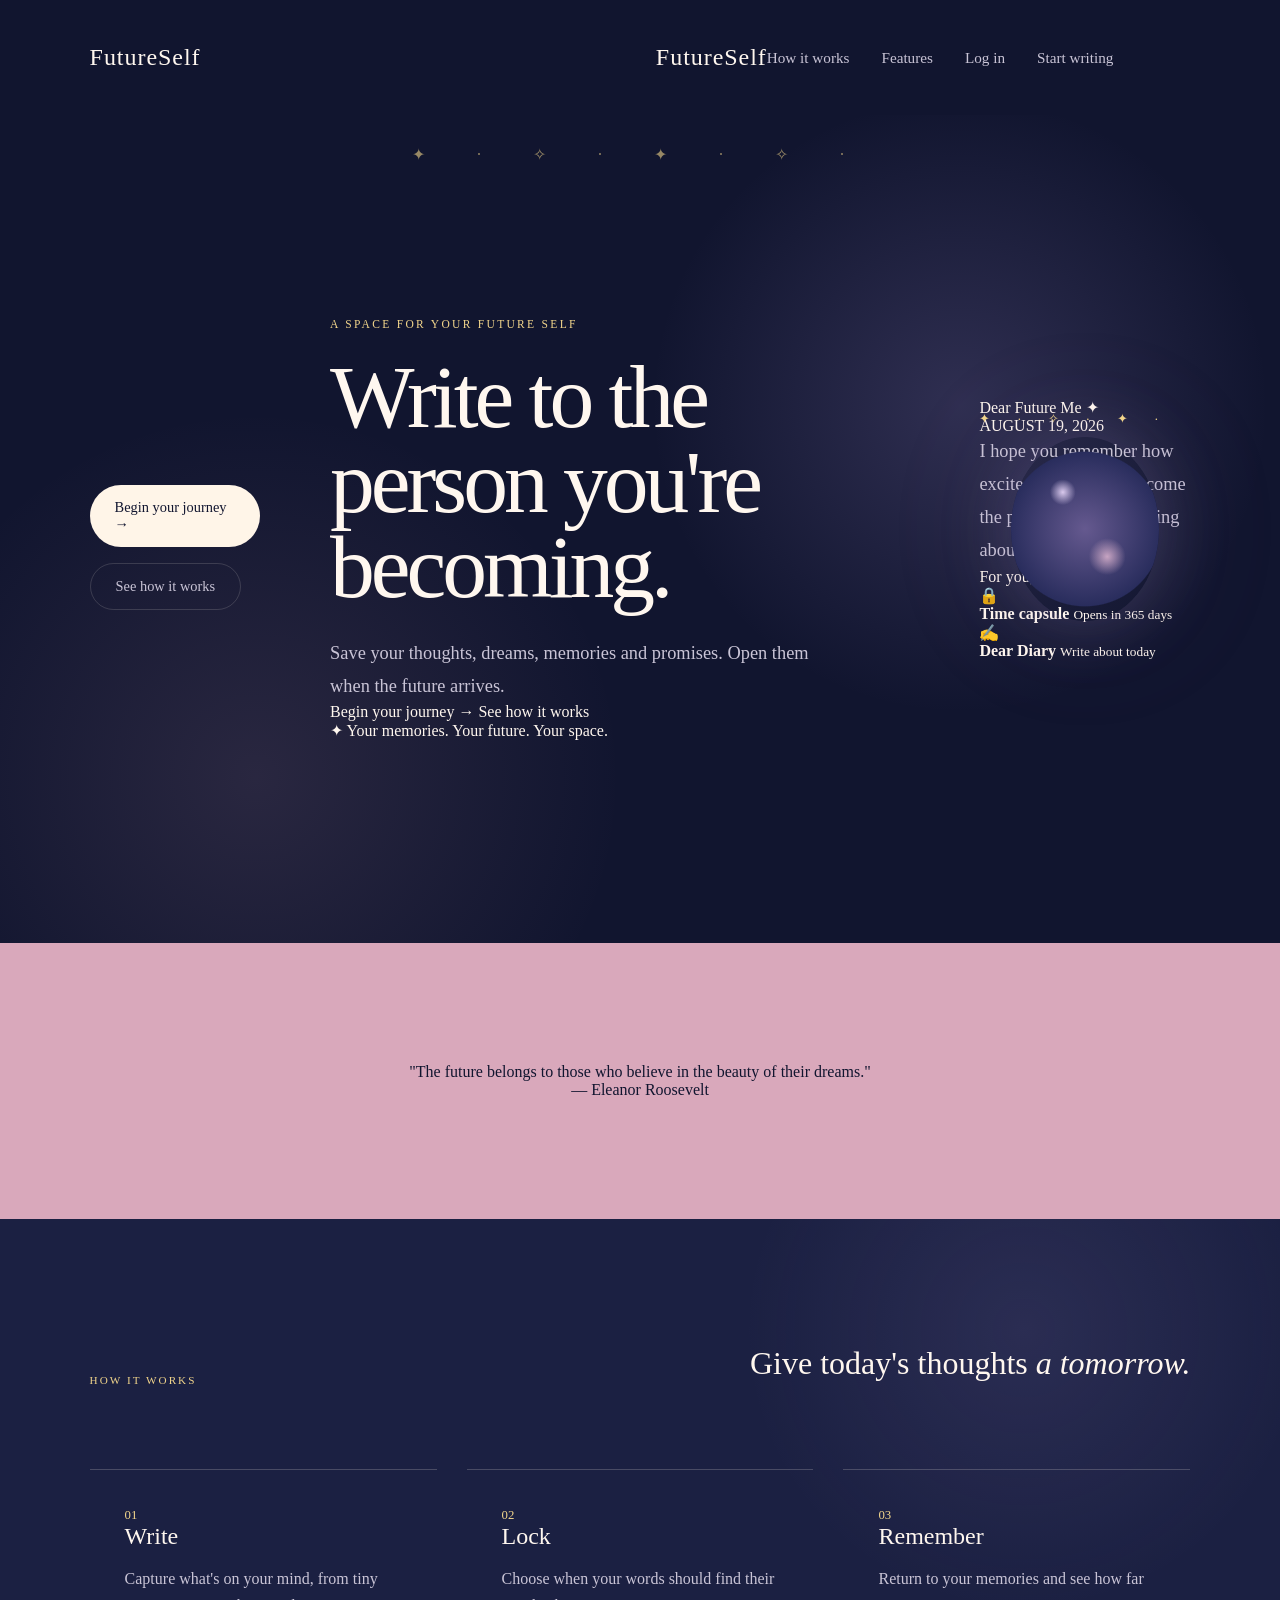
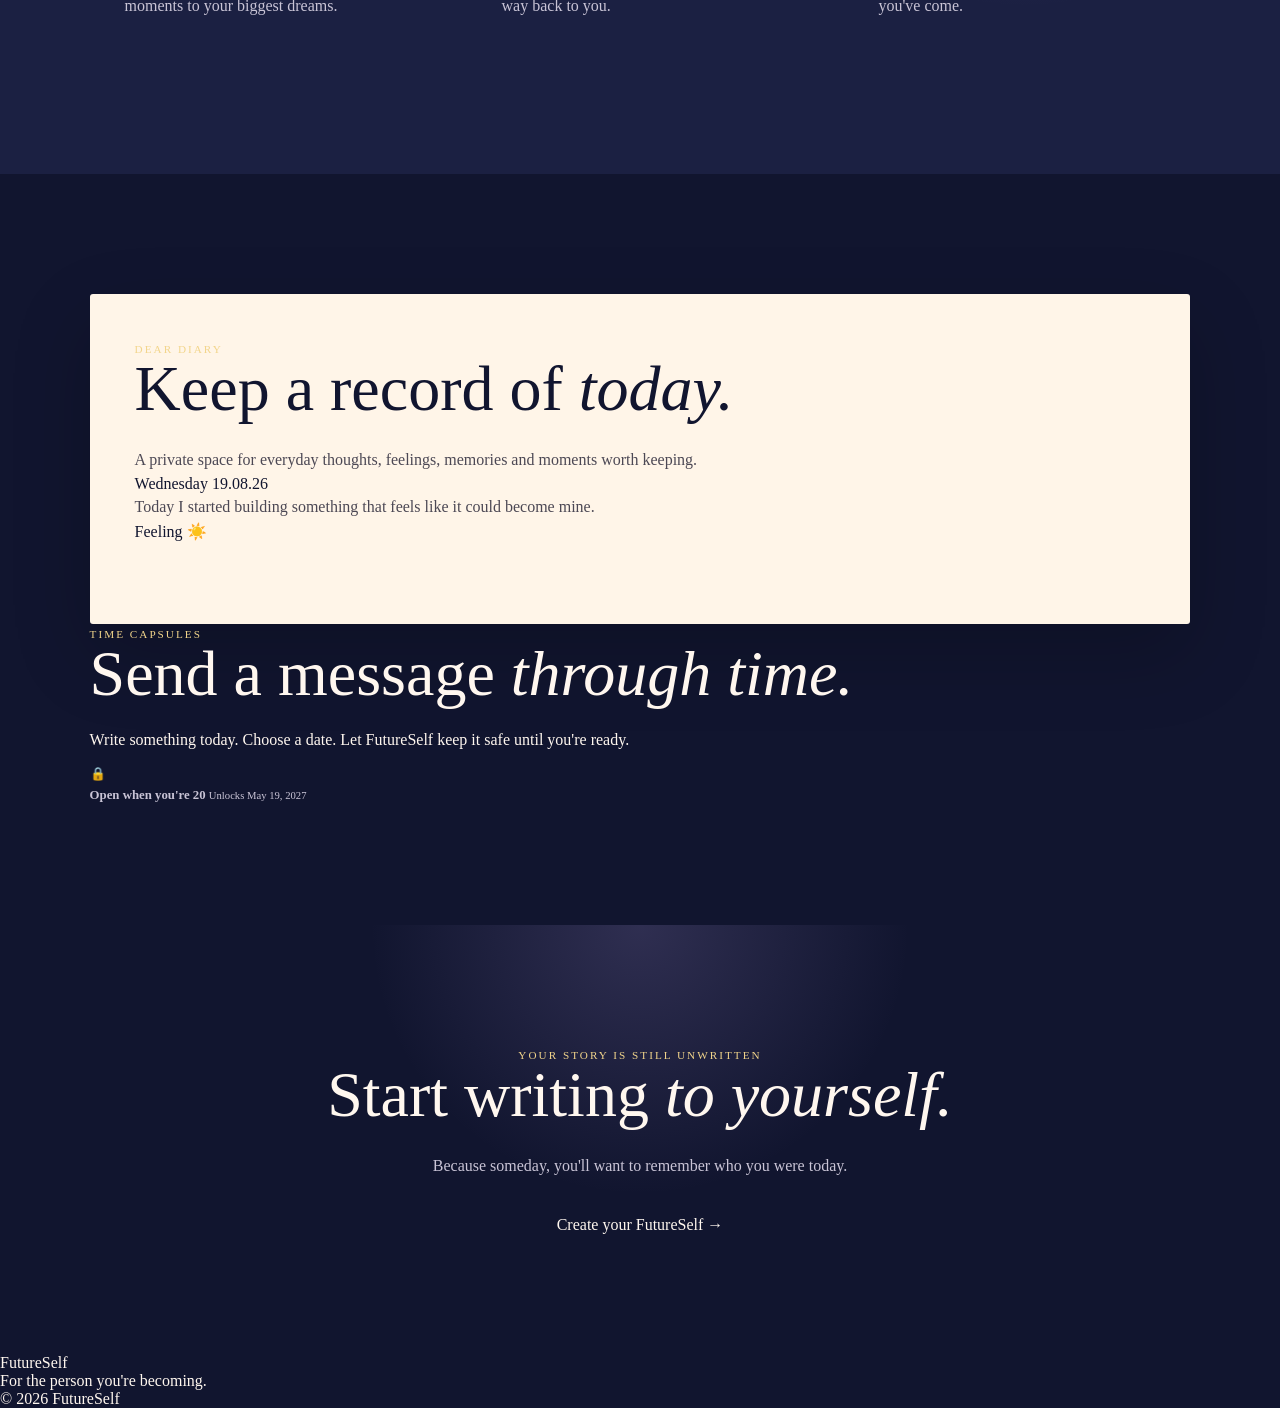
<file: frontend/index.html>
<!DOCTYPE html>
<html lang="en">
<head>
    <meta charset="UTF-8">
    <meta name="viewport" content="width=device-width, initial-scale=1.0">

    <title>FutureSelf — Write to who you're becoming</title>

    <link rel="preconnect" href="https://fonts.googleapis.com">
    <link rel="preconnect" href="https://fonts.gstatic.com" crossorigin>
    <link href="https://fonts.googleapis.com/css2?family=DM+Sans:wght@400;500;600;700&family=Playfair+Display:wght@500;600;700&display=swap" rel="stylesheet">

    <link rel="stylesheet" href="css/landing.css">
</head>

<body>

    <header class="navbar">

        <a href="index.html" class="logo">
            Future<span>Self</span>
        </a>

        <nav class="navbar">
    <a href="index.html" class="logo">FutureSelf</a>

    <div class="nav-links">
        <a href="#how-it-works">How it works</a>
        <a href="#features">Features</a>
        <a href="pages/login.html">Log in</a>
        <a href="pages/signup.html" class="nav-start">Start writing</a>
    </div>
</nav>

    </header>


    <main>

        <section class="hero">
            <div class="hero-buttons">
    <a href="pages/signup.html" class="btn btn-primary">
        Begin your journey →
    </a>

    <a href="#how-it-works" class="btn btn-secondary">
        See how it works
    </a>
</div>

            <div class="hero-content">

                <div class="eyebrow">
                    A space for your future self
                </div>

                <h1>
                    Write to the
                    <span>person you're becoming.</span>
                </h1>

                <p class="hero-description">
                    Save your thoughts, dreams, memories and promises.
                    Open them when the future arrives.
                </p>

                <div class="hero-actions">
                    <a href="pages/signup.html" class="primary-button">
                        Begin your journey
                        <span>→</span>
                    </a>

                    <a href="#how-it-works" class="secondary-button">
                        See how it works
                    </a>
                </div>

                <div class="hero-note">
                    <span>✦</span>
                    Your memories. Your future. Your space.
                </div>

            </div>


            <div class="hero-visual">

                <div class="orbit orbit-one"></div>
                <div class="orbit orbit-two"></div>

                <div class="memory-card card-back">
                    <div class="card-line"></div>
                    <div class="card-line short"></div>
                </div>

                <div class="memory-card card-main">

                    <div class="card-top">
                        <span>Dear Future Me</span>
                        <span>✦</span>
                    </div>

                    <div class="card-date">
                        AUGUST 19, 2026
                    </div>

                    <p>
                        I hope you remember how excited
                        you were to become the person
                        you're dreaming about.
                    </p>

                    <div class="card-footer">
                        <span>For you, someday.</span>
                        <span>♡</span>
                    </div>

                </div>

                <div class="floating-note note-one">
                    <span>🔒</span>
                    <div>
                        <strong>Time capsule</strong>
                        <small>Opens in 365 days</small>
                    </div>
                </div>

                <div class="floating-note note-two">
                    <span>✍️</span>
                    <div>
                        <strong>Dear Diary</strong>
                        <small>Write about today</small>
                    </div>
                </div>

            </div>

        </section>


        <section class="quote-section">

            <p>
                "The future belongs to those who believe in the beauty of their dreams."
            </p>

            <span>— Eleanor Roosevelt</span>

        </section>


        <section class="how-section" id="how-it-works">

            <div class="section-heading">

                <span class="section-label">HOW IT WORKS</span>

                <h2>
                    Give today's thoughts
                    <em>a tomorrow.</em>
                </h2>

            </div>

            <div class="steps">

                <div class="step">
                    <span class="step-number">01</span>
                    <h3>Write</h3>
                    <p>
                        Capture what's on your mind,
                        from tiny moments to your biggest dreams.
                    </p>
                </div>

                <div class="step">
                    <span class="step-number">02</span>
                    <h3>Lock</h3>
                    <p>
                        Choose when your words should
                        find their way back to you.
                    </p>
                </div>

                <div class="step">
                    <span class="step-number">03</span>
                    <h3>Remember</h3>
                    <p>
                        Return to your memories and
                        see how far you've come.
                    </p>
                </div>

            </div>

        </section>


        <section class="features-section" id="features">

            <div class="feature-card diary-card">

                <div>
                    <span class="section-label">DEAR DIARY</span>

                    <h2>
                        Keep a record
                        of <em>today.</em>
                    </h2>

                    <p>
                        A private space for everyday thoughts,
                        feelings, memories and moments worth keeping.
                    </p>
                </div>

                <div class="mini-diary">
                    <div class="mini-diary-top">
                        <span>Wednesday</span>
                        <span>19.08.26</span>
                    </div>

                    <p>
                        Today I started building something
                        that feels like it could become mine.
                    </p>

                    <div class="mood">
                        Feeling
                        <span>☀️</span>
                    </div>
                </div>

            </div>


            <div class="feature-card capsule-card-feature">

                <span class="section-label">TIME CAPSULES</span>

                <h2>
                    Send a message
                    <em>through time.</em>
                </h2>

                <p>
                    Write something today. Choose a date.
                    Let FutureSelf keep it safe until you're ready.
                </p>

                <div class="capsule-preview">
                    <span>🔒</span>
                    <div>
                        <strong>Open when you're 20</strong>
                        <small>Unlocks May 19, 2027</small>
                    </div>
                </div>

            </div>

        </section>


        <section class="cta-section">

            <div class="cta-content">

                <span class="section-label">YOUR STORY IS STILL UNWRITTEN</span>

                <h2>
                    Start writing
                    <em>to yourself.</em>
                </h2>

                <p>
                    Because someday, you'll want to remember
                    who you were today.
                </p>

                <a href="pages/signup.html" class="primary-button">
                    Create your FutureSelf
                    <span>→</span>
                </a>

            </div>

        </section>

    </main>


    <footer>

        <div class="footer-logo">
            Future<span>Self</span>
        </div>

        <p>
            For the person you're becoming.
        </p>

        <span>
            © 2026 FutureSelf
        </span>

    </footer>

<script src="js/landing.js"></script>

</body>
</html>
</file>
<file: frontend/css/landing.css>
:root {
    --night: #11152f;
    --night-soft: #1b2042;
    --lavender: #9b8acb;
    --pink: #d9a8bb;
    --cream: #fff5e8;
    --gold: #f2d58b;
    --text: #fff7ef;
    --muted: #c9c4d6;
}

* {
    margin: 0;
    padding: 0;
    box-sizing: border-box;
}

html {
    scroll-behavior: smooth;
}

body {
    font-family: Georgia, "Times New Roman", serif;
    background: var(--night);
    color: var(--text);
    overflow-x: hidden;
}

a {
    color: inherit;
    text-decoration: none;
}

.navbar {
    position: sticky;
    top: 0;
    z-index: 100;
    padding: 22px 7%;
    display: flex;
    align-items: center;
    justify-content: space-between;
    transition: background 0.3s ease, box-shadow 0.3s ease;
}

.navbar.scrolled {
    background: rgba(17, 21, 47, 0.82);
    backdrop-filter: blur(14px);
    box-shadow: 0 8px 30px rgba(0, 0, 0, 0.18);
}

.logo {
    font-size: 1.5rem;
    letter-spacing: 0.04em;
}

.nav-links {
    display: flex;
    gap: 32px;
    align-items: center;
}

.nav-links a {
    color: var(--muted);
    font-size: 0.95rem;
    position: relative;
    transition: color 0.3s ease;
}

.nav-links a:hover,
.nav-links a.active {
    color: var(--cream);
}

.nav-links a::after {
    content: "";
    position: absolute;
    left: 0;
    bottom: -7px;
    width: 100%;
    height: 1px;
    background: var(--gold);
    transform: scaleX(0);
    transform-origin: right;
    transition: transform 0.3s ease;
}

.nav-links a:hover::after,
.nav-links a.active::after {
    transform: scaleX(1);
    transform-origin: left;
}

.hero {
    min-height: 92vh;
    padding: 80px 7%;
    display: flex;
    align-items: center;
    justify-content: space-between;
    gap: 70px;
    position: relative;
    overflow: hidden;
    background:
        radial-gradient(circle at 75% 35%, rgba(155, 138, 203, 0.22), transparent 28%),
        radial-gradient(circle at 20% 80%, rgba(217, 168, 187, 0.12), transparent 30%),
        var(--night);
}

.hero::before {
    content: "✦     ·       ✧          ·    ✦       ·       ✧     ·";
    position: absolute;
    inset: 30px 0 auto 0;
    text-align: center;
    color: rgba(242, 213, 139, 0.6);
    font-size: 1rem;
    letter-spacing: 24px;
    pointer-events: none;
}

.hero-content {
    max-width: 620px;
    position: relative;
    z-index: 2;
}

.eyebrow {
    color: var(--gold);
    letter-spacing: 0.2em;
    text-transform: uppercase;
    font-size: 0.72rem;
    margin-bottom: 24px;
}

.hero h1 {
    font-size: clamp(3.5rem, 7vw, 6.8rem);
    line-height: 0.95;
    font-weight: 400;
    letter-spacing: -0.045em;
    margin-bottom: 28px;
}

.hero h1 em {
    color: var(--pink);
    font-weight: 400;
}

.hero p {
    max-width: 500px;
    color: var(--muted);
    font-size: 1.15rem;
    line-height: 1.8;
}

.hero-buttons {
    display: flex;
    gap: 16px;
    margin-top: 36px;
    flex-wrap: wrap;
}

.btn {
    padding: 14px 25px;
    border-radius: 100px;
    font-size: 0.9rem;
    transition: all 0.3s ease;
}

.btn-primary {
    background: var(--cream);
    color: var(--night);
}

.btn-primary:hover {
    transform: translateY(-3px);
    box-shadow: 0 12px 30px rgba(255, 245, 232, 0.16);
}

.btn-secondary {
    border: 1px solid rgba(255, 245, 232, 0.3);
    color: var(--cream);
}

.btn-secondary:hover {
    background: rgba(255, 245, 232, 0.08);
    transform: translateY(-3px);
}

.hero-visual {
    width: min(430px, 90vw);
    aspect-ratio: 1;
    position: relative;
    transition: transform 0.2s ease-out;
}

.hero-visual::before {
    content: "";
    position: absolute;
    inset: 15%;
    border-radius: 50%;
    background:
        radial-gradient(circle at 35% 30%, #d9c9ed, transparent 8%),
        radial-gradient(circle at 65% 65%, #c7a4c2, transparent 12%),
        radial-gradient(circle at 50% 50%, #65598f, #292d5d 65%, transparent 66%);
    box-shadow:
        0 0 70px rgba(155, 138, 203, 0.25),
        0 0 150px rgba(217, 168, 187, 0.1);
}

.hero-visual::after {
    content: "✦     ·   ✧        ·     ✦       ·";
    position: absolute;
    inset: 5% 0;
    color: var(--gold);
    font-size: 0.8rem;
    letter-spacing: 12px;
    animation: twinkle 4s ease-in-out infinite;
}

@keyframes twinkle {
    0%, 100% {
        opacity: 0.45;
    }

    50% {
        opacity: 1;
    }
}

section {
    padding: 120px 7%;
}

.section-label {
    color: var(--gold);
    text-transform: uppercase;
    letter-spacing: 0.18em;
    font-size: 0.7rem;
    margin-bottom: 18px;
}

section h2 {
    font-size: clamp(2.5rem, 5vw, 4.5rem);
    font-weight: 400;
    line-height: 1;
    margin-bottom: 25px;
}

.how-section {
    background:
        radial-gradient(circle at 80% 20%, rgba(155, 138, 203, 0.12), transparent 25%),
        var(--night-soft);
}

.steps {
    display: grid;
    grid-template-columns: repeat(3, 1fr);
    gap: 30px;
    margin-top: 65px;
}

.step {
    padding: 35px;
    border-top: 1px solid rgba(255, 245, 232, 0.2);
    transition: transform 0.4s ease, border-color 0.4s ease;
}

.step:hover {
    transform: translateY(-8px);
    border-color: var(--gold);
}

.step-number {
    color: var(--gold);
    font-size: 0.8rem;
    margin-bottom: 35px;
}

.step h3 {
    font-size: 1.5rem;
    font-weight: 400;
    margin-bottom: 15px;
}

.step p {
    color: var(--muted);
    line-height: 1.7;
}

.diary-section {
    background:
        radial-gradient(circle at 20% 50%, rgba(217, 168, 187, 0.1), transparent 28%),
        var(--night);
}

.diary-layout {
    display: grid;
    grid-template-columns: 1fr 1fr;
    align-items: center;
    gap: 80px;
}

.diary-copy p {
    color: var(--muted);
    line-height: 1.8;
    max-width: 480px;
}

.diary-card {
    background: var(--cream);
    color: var(--night);
    padding: 45px;
    min-height: 330px;
    border-radius: 3px;
    box-shadow: 0 30px 80px rgba(0, 0, 0, 0.2);
    transform: rotate(2deg);
    transition: transform 0.5s ease;
}

.diary-card:hover {
    transform: rotate(0deg) translateY(-8px);
}

.diary-card small {
    color: #777083;
    letter-spacing: 0.12em;
}

.diary-card h3 {
    margin: 35px 0 25px;
    font-size: 1.6rem;
    font-weight: 400;
}

.diary-card p {
    color: #4c4854;
    line-height: 1.8;
}

.quote-section {
    text-align: center;
    background: var(--pink);
    color: var(--night);
}

.quote-section blockquote {
    max-width: 850px;
    margin: auto;
    font-size: clamp(2rem, 4vw, 3.7rem);
    line-height: 1.2;
    font-style: italic;
}

.quote-section cite {
    display: block;
    margin-top: 25px;
    font-size: 0.85rem;
    font-style: normal;
}

.cta-section {
    text-align: center;
    background:
        radial-gradient(circle at 50% 0%, rgba(155, 138, 203, 0.22), transparent 35%),
        var(--night);
}

.cta-section p {
    color: var(--muted);
    max-width: 500px;
    margin: 0 auto 35px;
    line-height: 1.8;
}

.footer {
    padding: 35px 7%;
    border-top: 1px solid rgba(255, 245, 232, 0.1);
    color: var(--muted);
    font-size: 0.8rem;
}

.hidden {
    opacity: 0;
    transform: translateY(35px);
    transition: opacity 0.8s ease, transform 0.8s ease;
}

.visible {
    opacity: 1;
    transform: translateY(0);
}

@media (max-width: 800px) {
    .navbar {
        padding: 18px 5%;
    }

    .nav-links {
        gap: 16px;
    }

    .nav-links a {
        font-size: 0.8rem;
    }

    .hero {
        min-height: auto;
        padding: 80px 7% 100px;
        flex-direction: column;
        text-align: center;
    }

    .hero p {
        margin: auto;
    }

    .hero-buttons {
        justify-content: center;
    }

    .hero-visual {
        width: 300px;
    }

    section {
        padding: 90px 7%;
    }

    .steps,
    .diary-layout {
        grid-template-columns: 1fr;
        gap: 25px;
    }

    .diary-layout {
        gap: 60px;
    }
}

@media (max-width: 500px) {
    .nav-links {
        gap: 10px;
    }

    .logo {
        font-size: 1.2rem;
    }

    .nav-links a:nth-child(1) {
        display: none;
    }

    .hero h1 {
        font-size: 3.5rem;
    }

    .diary-card {
        padding: 30px;
    }
}
.auth-page {
    min-height: calc(100vh - 80px);
    display: flex;
    align-items: center;
    justify-content: center;
    padding: 70px 7%;
    background:
        radial-gradient(circle at 30% 30%, rgba(155, 138, 203, 0.18), transparent 30%),
        radial-gradient(circle at 75% 70%, rgba(217, 168, 187, 0.12), transparent 28%),
        var(--night);
}

.auth-card {
    width: min(480px, 100%);
    padding: 55px 45px;
    background: rgba(255, 245, 232, 0.06);
    border: 1px solid rgba(255, 245, 232, 0.12);
    border-radius: 20px;
    backdrop-filter: blur(18px);
    box-shadow: 0 30px 90px rgba(0, 0, 0, 0.25);
    text-align: center;
}

.auth-card h1 {
    font-size: clamp(2.8rem, 7vw, 4rem);
    font-weight: 400;
    margin-bottom: 20px;
}

.auth-card > p {
    color: var(--muted);
    line-height: 1.7;
}

.auth-form {
    margin-top: 35px;
    display: flex;
    flex-direction: column;
    gap: 14px;
}

.auth-form input {
    width: 100%;
    padding: 16px 18px;
    border: 1px solid rgba(255, 245, 232, 0.18);
    border-radius: 10px;
    outline: none;
    background: rgba(255, 245, 232, 0.06);
    color: var(--cream);
    font-family: inherit;
    font-size: 0.95rem;
    transition: border-color 0.3s ease, background 0.3s ease;
}

.auth-form input::placeholder {
    color: rgba(255, 245, 232, 0.45);
}

.auth-form input:focus {
    border-color: var(--lavender);
    background: rgba(255, 245, 232, 0.09);
}

.auth-form .btn {
    border: none;
    cursor: pointer;
    font-family: inherit;
    margin-top: 8px;
}

#message {
    min-height: 20px;
    color: var(--gold);
    font-size: 0.85rem;
}

.auth-switch {
    margin-top: 30px;
    font-size: 0.85rem;
    color: var(--muted);
}

.auth-switch a {
    color: var(--pink);
}

.auth-switch a:hover {
    color: var(--cream);
}
.space-page {
    min-height: calc(100vh - 80px);
    background:
        radial-gradient(circle at 75% 20%, rgba(155, 138, 203, 0.18), transparent 28%),
        radial-gradient(circle at 15% 75%, rgba(217, 168, 187, 0.1), transparent 25%),
        var(--night);
}

.space-hero {
    max-width: 850px;
    margin: 0 auto;
    padding: 110px 7% 70px;
}

.space-hero h1 {
    font-size: clamp(3.5rem, 8vw, 7rem);
    font-weight: 400;
    line-height: 0.95;
    margin-bottom: 30px;
}

.space-hero h1 em {
    color: var(--pink);
    font-weight: 400;
}

.space-hero p {
    max-width: 570px;
    color: var(--muted);
    line-height: 1.8;
    font-size: 1.05rem;
}

.space-cards {
    max-width: 850px;
    margin: 0 auto;
    padding: 20px 7% 100px;
    display: grid;
    gap: 18px;
}

.space-card {
    display: grid;
    grid-template-columns: 55px 1fr 30px;
    align-items: center;
    gap: 20px;
    padding: 28px 30px;
    border: 1px solid rgba(255, 245, 232, 0.13);
    border-radius: 16px;
    background: rgba(255, 245, 232, 0.045);
    transition: transform 0.35s ease, background 0.35s ease, border-color 0.35s ease;
}

.space-card:hover {
    transform: translateY(-5px);
    background: rgba(255, 245, 232, 0.08);
    border-color: rgba(242, 213, 139, 0.4);
}

.space-icon {
    width: 45px;
    height: 45px;
    border-radius: 50%;
    display: flex;
    align-items: center;
    justify-content: center;
    background: rgba(155, 138, 203, 0.18);
    color: var(--gold);
    font-size: 1.2rem;
}

.space-card h2 {
    font-size: 1.4rem;
    font-weight: 400;
    margin-bottom: 6px;
}

.space-card p {
    color: var(--muted);
    font-size: 0.9rem;
}

.arrow {
    color: var(--gold);
    font-size: 1.3rem;
    transition: transform 0.3s ease;
}

.space-card:hover .arrow {
    transform: translateX(5px);
}

@media (max-width: 650px) {
    .space-hero {
        padding-top: 80px;
    }

    .space-card {
        grid-template-columns: 45px 1fr 20px;
        padding: 22px;
    }

    .space-card h2 {
        font-size: 1.2rem;
    }

    .nav-links a:nth-child(3) {
        display: none;
    }
}
.diary-page {
    min-height: 100vh;
    padding-bottom: 100px;
    background:
        radial-gradient(circle at 15% 15%, rgba(155, 138, 203, 0.16), transparent 25%),
        radial-gradient(circle at 85% 45%, rgba(217, 168, 187, 0.1), transparent 25%),
        var(--night);
}

.diary-intro {
    max-width: 850px;
    margin: auto;
    padding: 100px 7% 60px;
}

.diary-intro h1 {
    font-size: clamp(3.5rem, 8vw, 6.5rem);
    font-weight: 400;
    line-height: 1;
    margin-bottom: 25px;
}

.diary-intro h1 span {
    color: var(--pink);
}

.diary-intro p {
    color: var(--muted);
    font-size: 1.05rem;
    line-height: 1.8;
    max-width: 500px;
}

.diary-editor {
    width: min(850px, 86%);
    margin: 0 auto;
    padding: 40px;
    background: var(--cream);
    color: var(--night);
    border-radius: 4px;
    box-shadow: 0 35px 90px rgba(0, 0, 0, 0.25);
}

.editor-header {
    display: flex;
    justify-content: space-between;
    margin-bottom: 35px;
}

.editor-header .section-label {
    color: #8c6e39;
    margin-bottom: 5px;
}

#todayDate {
    color: #777083;
    font-size: 0.85rem;
}

#diaryTitle {
    width: 100%;
    border: none;
    border-bottom: 1px solid rgba(17, 21, 47, 0.15);
    background: transparent;
    outline: none;
    padding: 10px 0 18px;
    font-family: inherit;
    font-size: 1.7rem;
    color: var(--night);
}

#diaryTitle::placeholder {
    color: #aaa3a7;
}

#diaryContent {
    width: 100%;
    min-height: 300px;
    resize: vertical;
    border: none;
    outline: none;
    background: transparent;
    padding: 25px 0;
    font-family: inherit;
    font-size: 1.05rem;
    line-height: 1.9;
    color: #403d47;
}

#diaryContent::placeholder {
    color: #aaa3a7;
}

.editor-footer {
    display: flex;
    align-items: center;
    justify-content: space-between;
    gap: 20px;
    border-top: 1px solid rgba(17, 21, 47, 0.1);
    padding-top: 20px;
}

#diaryMessage {
    color: #8c6e39;
    font-size: 0.85rem;
}

#saveDiaryBtn:disabled {
    opacity: 0.6;
    cursor: wait;
}

.entries-section {
    max-width: 850px;
    margin: 100px auto 0;
    padding: 0 7%;
}

.entries-section h2 {
    font-size: 3rem;
    font-weight: 400;
    margin-bottom: 40px;
}

.entries-container {
    display: grid;
    gap: 18px;
}

.entry-card {
    padding: 30px;
    border: 1px solid rgba(255, 245, 232, 0.12);
    background: rgba(255, 245, 232, 0.045);
    border-radius: 14px;
    transition: transform 0.35s ease, background 0.35s ease;
}

.entry-card:hover {
    transform: translateY(-4px);
    background: rgba(255, 245, 232, 0.07);
}

.entry-date {
    color: var(--gold);
    font-size: 0.75rem;
    letter-spacing: 0.08em;
    margin-bottom: 15px;
}

.entry-card h3 {
    font-size: 1.5rem;
    font-weight: 400;
    margin-bottom: 15px;
}

.entry-card p {
    color: var(--muted);
    line-height: 1.8;
    white-space: pre-wrap;
}

.empty-message {
    color: var(--muted);
    font-size: 0.9rem;
    line-height: 1.7;
}

@media (max-width: 650px) {
    .diary-intro {
        padding-top: 70px;
    }

    .diary-editor {
        width: 90%;
        padding: 28px;
    }

    #diaryContent {
        min-height: 250px;
    }

    .editor-footer {
        align-items: flex-start;
        flex-direction: column;
    }

    .entries-section {
        width: 90%;
        padding: 0;
    }
}
.capsules-page {
    min-height: 100vh;
    padding-bottom: 110px;
    background:
        radial-gradient(circle at 20% 20%, rgba(155, 138, 203, 0.16), transparent 28%),
        radial-gradient(circle at 80% 65%, rgba(217, 168, 187, 0.1), transparent 25%),
        var(--night);
}

.capsules-intro {
    max-width: 850px;
    margin: auto;
    padding: 100px 7% 60px;
}

.capsules-intro h1 {
    font-size: clamp(3.5rem, 8vw, 6.5rem);
    font-weight: 400;
    line-height: 1;
    margin-bottom: 25px;
}

.capsules-intro h1 span {
    color: var(--pink);
}

.capsules-intro p {
    max-width: 540px;
    color: var(--muted);
    line-height: 1.8;
    font-size: 1.05rem;
}

.capsule-editor {
    width: min(850px, 86%);
    margin: 0 auto;
    padding: 42px;
    background: rgba(255, 245, 232, 0.055);
    border: 1px solid rgba(255, 245, 232, 0.13);
    border-radius: 18px;
    backdrop-filter: blur(16px);
}

.capsule-editor .section-label {
    margin-bottom: 30px;
}

#capsuleTitle {
    width: 100%;
    padding: 15px 0;
    background: transparent;
    border: none;
    border-bottom: 1px solid rgba(255, 245, 232, 0.15);
    outline: none;
    color: var(--cream);
    font-family: inherit;
    font-size: 1.6rem;
}

#capsuleTitle::placeholder,
#capsuleContent::placeholder {
    color: rgba(255, 245, 232, 0.4);
}

#capsuleContent {
    width: 100%;
    min-height: 260px;
    padding: 25px 0;
    resize: vertical;
    border: none;
    outline: none;
    background: transparent;
    color: var(--cream);
    font-family: inherit;
    font-size: 1rem;
    line-height: 1.9;
}

.unlock-area {
    display: flex;
    justify-content: space-between;
    align-items: end;
    gap: 25px;
    padding-top: 20px;
    border-top: 1px solid rgba(255, 245, 232, 0.1);
}

.unlock-area label {
    display: block;
    margin-bottom: 10px;
    color: var(--muted);
    font-size: 0.8rem;
}

#unlockDate {
    padding: 12px 14px;
    border: 1px solid rgba(255, 245, 232, 0.18);
    border-radius: 8px;
    background: rgba(255, 245, 232, 0.06);
    color: var(--cream);
    font-family: inherit;
    outline: none;
}

#capsuleMessage {
    min-height: 20px;
    margin-top: 18px;
    color: var(--gold);
    font-size: 0.85rem;
}

.capsules-list-section {
    max-width: 850px;
    margin: 110px auto 0;
    padding: 0 7%;
}

.capsules-list-section h2 {
    font-size: 3rem;
    font-weight: 400;
    margin-bottom: 40px;
}

.capsules-container {
    display: grid;
    gap: 20px;
}

.capsule-card {
    padding: 32px;
    border-radius: 16px;
    transition: transform 0.35s ease;
}

.capsule-card:hover {
    transform: translateY(-5px);
}

.capsule-card.locked {
    background:
        radial-gradient(circle at 80% 20%, rgba(155, 138, 203, 0.16), transparent 30%),
        rgba(255, 245, 232, 0.045);
    border: 1px solid rgba(255, 245, 232, 0.12);
}

.capsule-card.unlocked {
    background: var(--cream);
    color: var(--night);
    box-shadow: 0 25px 70px rgba(0, 0, 0, 0.18);
}

.capsule-status {
    font-size: 0.7rem;
    letter-spacing: 0.14em;
    margin-bottom: 15px;
    color: var(--gold);
}

.unlocked .capsule-status {
    color: #8c6e39;
}

.capsule-date {
    font-size: 0.8rem;
    color: var(--muted);
    margin-bottom: 25px;
}

.unlocked .capsule-date {
    color: #777083;
}

.capsule-card h3 {
    font-size: 1.6rem;
    font-weight: 400;
    margin-bottom: 15px;
}

.capsule-card p {
    line-height: 1.8;
}

.locked-message {
    color: var(--muted);
    font-style: italic;
}

.unlocked p {
    color: #403d47;
    white-space: pre-wrap;
}

@media (max-width: 650px) {
    .capsules-intro {
        padding-top: 70px;
    }

    .capsule-editor {
        width: 90%;
        padding: 28px;
    }

    .unlock-area {
        align-items: stretch;
        flex-direction: column;
    }

    #unlockDate {
        width: 100%;
    }

    .capsules-list-section {
        width: 90%;
        padding: 0;
    }
}
.space-stats {
    width: min(850px, 86%);
    margin: 0 auto 25px;
    display: grid;
    grid-template-columns: repeat(3, 1fr);
    gap: 14px;
}

.stat-card {
    display: flex;
    align-items: center;
    gap: 15px;
    padding: 22px;
    border: 1px solid rgba(255, 245, 232, 0.1);
    border-radius: 14px;
    background: rgba(255, 245, 232, 0.04);
}

.stat-icon {
    font-size: 1.2rem;
    color: var(--gold);
}

.stat-number {
    display: block;
    font-size: 1.5rem;
}

.stat-label {
    display: block;
    color: var(--muted);
    font-size: 0.75rem;
}

.space-actions {
    width: min(850px, 86%);
    margin: 0 auto;
    display: grid;
    grid-template-columns: 1fr 1fr;
    gap: 18px;
}

.action-card {
    display: grid;
    grid-template-columns: 55px 1fr 20px;
    align-items: center;
    gap: 18px;
    padding: 30px;
    border-radius: 16px;
    border: 1px solid rgba(255, 245, 232, 0.12);
    background: rgba(255, 245, 232, 0.045);
    transition: 0.35s ease;
}

.action-card:hover {
    transform: translateY(-5px);
    background: rgba(255, 245, 232, 0.08);
    border-color: rgba(242, 213, 139, 0.35);
}

.action-icon {
    width: 48px;
    height: 48px;
    display: flex;
    align-items: center;
    justify-content: center;
    border-radius: 50%;
    color: var(--gold);
    background: rgba(155, 138, 203, 0.16);
}

.action-content .section-label {
    margin-bottom: 8px;
}

.action-content h2 {
    font-size: 1.45rem;
    font-weight: 400;
    margin-bottom: 8px;
}

.action-content p {
    color: var(--muted);
    font-size: 0.85rem;
    line-height: 1.6;
}

.action-arrow {
    color: var(--gold);
    transition: transform 0.3s ease;
}

.action-card:hover .action-arrow {
    transform: translateX(5px);
}

.space-date {
    margin-top: 25px;
    color: var(--gold);
    font-size: 0.8rem;
    letter-spacing: 0.06em;
}

.space-content {
    width: min(850px, 86%);
    margin: 100px auto 0;
    display: grid;
    grid-template-columns: 1.2fr 0.8fr;
    gap: 50px;
}

.section-heading {
    display: flex;
    align-items: end;
    justify-content: space-between;
    gap: 15px;
    margin-bottom: 25px;
}

.section-heading h2 {
    margin-top: 8px;
    font-size: 2rem;
    font-weight: 400;
}

.small-link {
    color: var(--gold);
    font-size: 0.75rem;
    white-space: nowrap;
}

.recent-entries {
    display: grid;
    gap: 12px;
}

.recent-entry {
    display: flex;
    justify-content: space-between;
    gap: 20px;
    padding: 22px;
    border-radius: 12px;
    border: 1px solid rgba(255, 245, 232, 0.1);
    background: rgba(255, 245, 232, 0.035);
}

.recent-date {
    color: var(--gold);
    font-size: 0.65rem;
    letter-spacing: 0.08em;
}

.recent-entry h3 {
    margin: 8px 0;
    font-size: 1.15rem;
    font-weight: 400;
}

.recent-entry p {
    color: var(--muted);
    font-size: 0.8rem;
    line-height: 1.6;
    display: -webkit-box;
    -webkit-line-clamp: 2;
    -webkit-box-orient: vertical;
    overflow: hidden;
}

.recent-arrow {
    color: var(--gold);
}

.next-capsule {
    min-height: 150px;
}

.next-capsule-card {
    display: flex;
    align-items: flex-start;
    gap: 18px;
    padding: 25px;
    border-radius: 14px;
    background:
        radial-gradient(circle at 80% 20%, rgba(155, 138, 203, 0.16), transparent 35%),
        rgba(255, 245, 232, 0.045);
    border: 1px solid rgba(255, 245, 232, 0.1);
}

.next-capsule-symbol {
    color: var(--gold);
    font-size: 1.4rem;
}

.next-capsule-card h3 {
    margin: 8px 0;
    font-weight: 400;
    font-size: 1.2rem;
}

.next-capsule-card p {
    color: var(--muted);
    font-size: 0.8rem;
    margin-bottom: 10px;
}

.next-capsule-card strong {
    color: var(--pink);
    font-size: 0.75rem;
    font-weight: 400;
}

.empty-space-message {
    padding: 30px;
    border-radius: 14px;
    border: 1px dashed rgba(255, 245, 232, 0.13);
    color: var(--muted);
    text-align: center;
    font-size: 0.85rem;
}

.empty-space-message span {
    display: block;
    color: var(--gold);
    font-size: 1.4rem;
    margin-bottom: 10px;
}

.empty-space-message a {
    display: inline-block;
    margin-top: 12px;
    color: var(--gold);
    font-size: 0.75rem;
}

.nav-links a.active {
    color: var(--gold);
}

@media (max-width: 700px) {
    .space-stats {
        grid-template-columns: 1fr;
    }

    .space-actions {
        grid-template-columns: 1fr;
    }

    .space-content {
        grid-template-columns: 1fr;
        gap: 70px;
    }

    .section-heading h2 {
        font-size: 1.7rem;
    }
}
.diary-editor {
    position: relative;
}

.editor-symbol {
    color: var(--gold);
    font-size: 1.2rem;
}

.writing-meta {
    display: flex;
    justify-content: space-between;
    margin-top: 8px;
    color: var(--muted);
    font-size: 0.7rem;
}

.entries-heading {
    display: flex;
    justify-content: space-between;
    align-items: end;
    gap: 20px;
    margin-bottom: 30px;
}

.entry-count {
    color: var(--gold);
    font-size: 0.7rem;
    letter-spacing: 0.06em;
}

.entry-card {
    padding: 28px;
    margin-bottom: 16px;
    border: 1px solid rgba(255, 245, 232, 0.1);
    border-radius: 16px;
    background: rgba(255, 245, 232, 0.035);
    transition: 0.3s ease;
}

.entry-card:hover {
    transform: translateY(-3px);
    border-color: rgba(242, 213, 139, 0.25);
    background: rgba(255, 245, 232, 0.055);
}

.entry-top {
    display: flex;
    justify-content: space-between;
    gap: 20px;
}

.entry-date {
    color: var(--gold);
    font-size: 0.68rem;
    letter-spacing: 0.04em;
}

.entry-card h3 {
    margin-top: 9px;
    font-size: 1.35rem;
    font-weight: 400;
}

.entry-content {
    margin-top: 20px;
    color: var(--muted);
    line-height: 1.8;
    white-space: pre-wrap;
}

.entry-actions {
    display: flex;
    gap: 10px;
}

.entry-actions button {
    border: 0;
    background: transparent;
    color: var(--muted);
    font-family: inherit;
    font-size: 0.7rem;
    cursor: pointer;
    transition: 0.2s ease;
}

.entry-actions button:hover {
    color: var(--gold);
}

.entry-actions .entry-delete:hover {
    color: #d98b9b;
}

.empty-message {
    padding: 55px 25px;
    text-align: center;
    border: 1px dashed rgba(255, 245, 232, 0.13);
    border-radius: 16px;
}

.empty-message span {
    display: block;
    margin-bottom: 14px;
    color: var(--gold);
    font-size: 1.5rem;
}

.empty-message h3 {
    margin-bottom: 8px;
    font-size: 1.25rem;
    font-weight: 400;
}

.empty-message p {
    max-width: 400px;
    margin: auto;
    color: var(--muted);
    font-size: 0.82rem;
    line-height: 1.7;
}

.diary-modal {
    position: fixed;
    inset: 0;
    z-index: 1000;
    display: flex;
    align-items: center;
    justify-content: center;
    padding: 20px;
    background: rgba(8, 7, 18, 0.78);
    backdrop-filter: blur(10px);
    opacity: 0;
    visibility: hidden;
    transition: 0.25s ease;
}

.diary-modal.show {
    opacity: 1;
    visibility: visible;
}

.diary-modal-content {
    position: relative;
    width: min(600px, 100%);
    padding: 40px;
    border: 1px solid rgba(255, 245, 232, 0.12);
    border-radius: 18px;
    background: #171527;
    box-shadow: 0 25px 80px rgba(0, 0, 0, 0.4);
}

.diary-modal-content h2 {
    margin: 10px 0 25px;
    font-size: 1.8rem;
    font-weight: 400;
}

.diary-modal-content textarea {
    min-height: 220px;
}

.modal-close {
    position: absolute;
    top: 15px;
    right: 18px;
    border: 0;
    background: transparent;
    color: var(--muted);
    font-size: 1.6rem;
    cursor: pointer;
}

.modal-close:hover {
    color: var(--gold);
}

.modal-actions {
    display: flex;
    justify-content: flex-end;
    gap: 12px;
    margin-top: 20px;
}

.btn-secondary,
.btn-danger {
    border: 1px solid rgba(255, 245, 232, 0.15);
    background: transparent;
    color: var(--muted);
}

.btn-danger {
    color: #d98b9b;
    border-color: rgba(217, 139, 155, 0.3);
}

.btn-danger:hover {
    background: rgba(217, 139, 155, 0.08);
}

.delete-modal > p {
    margin-bottom: 25px;
    color: var(--muted);
    line-height: 1.7;
}

@media (max-width: 600px) {
    .entry-top {
        flex-direction: column;
    }

    .entry-actions {
        justify-content: flex-start;
    }

    .entries-heading {
        align-items: flex-start;
        flex-direction: column;
    }

    .diary-modal-content {
        padding: 30px 22px;
    }

    .modal-actions {
        flex-direction: column-reverse;
    }

    .modal-actions button {
        width: 100%;
    }
}
.capsule-count {
    margin-top: 25px;
    color: var(--muted);
    font-size: 0.75rem;
}

.capsule-count span {
    color: var(--gold);
}

.capsule-editor {
    position: relative;
    overflow: hidden;
}

.editor-top {
    display: flex;
    justify-content: space-between;
    align-items: flex-start;
    margin-bottom: 25px;
}

.editor-top h2 {
    margin-top: 10px;
    font-size: 1.8rem;
    line-height: 1.3;
    font-weight: 400;
}

.capsule-editor-symbol {
    color: var(--gold);
    font-size: 2rem;
}

.capsule-writing-meta {
    display: flex;
    justify-content: space-between;
    margin-top: 8px;
    color: var(--muted);
    font-size: 0.7rem;
}

.unlock-area {
    display: flex;
    align-items: end;
    justify-content: space-between;
    gap: 20px;
    margin-top: 25px;
}

.unlock-input {
    flex: 1;
}

.unlock-input label {
    display: block;
    margin-bottom: 9px;
    color: var(--muted);
    font-size: 0.75rem;
}

.unlock-input label span {
    color: var(--gold);
}

.unlock-input input {
    width: 100%;
}

.capsules-heading {
    display: flex;
    align-items: end;
    justify-content: space-between;
    gap: 20px;
    margin-bottom: 30px;
}

.capsules-heading h2 {
    margin-top: 10px;
    font-size: 2rem;
    font-weight: 400;
}

.sealed-count {
    color: var(--gold);
    font-size: 0.7rem;
    letter-spacing: 0.06em;
}

.capsules-container {
    display: grid;
    grid-template-columns: repeat(2, 1fr);
    gap: 18px;
}

.capsule-card {
    position: relative;
    padding: 28px;
    border-radius: 17px;
    border: 1px solid rgba(255, 245, 232, 0.1);
    transition: 0.3s ease;
}

.capsule-card.locked {
    background:
        radial-gradient(
            circle at 85% 10%,
            rgba(155, 138, 203, 0.13),
            transparent 35%
        ),
        rgba(255, 245, 232, 0.035);
}

.capsule-card.unlocked {
    background:
        radial-gradient(
            circle at 85% 10%,
            rgba(242, 213, 139, 0.12),
            transparent 35%
        ),
        rgba(255, 245, 232, 0.045);
}

.capsule-card:hover {
    transform: translateY(-4px);
    border-color: rgba(242, 213, 139, 0.25);
}

.capsule-card-top {
    display: flex;
    align-items: center;
    justify-content: space-between;
    gap: 15px;
}

.capsule-status {
    color: var(--gold);
    font-size: 0.68rem;
    letter-spacing: 0.08em;
}

.capsule-delete {
    border: 0;
    background: transparent;
    color: var(--muted);
    font-family: inherit;
    font-size: 0.68rem;
    cursor: pointer;
}

.capsule-delete:hover {
    color: #d98b9b;
}

.capsule-date {
    margin-top: 22px;
    color: var(--muted);
    font-size: 0.7rem;
    line-height: 1.6;
}

.capsule-card h3 {
    margin-top: 10px;
    font-size: 1.35rem;
    font-weight: 400;
}

.locked-message,
.capsule-preview {
    margin-top: 15px;
    color: var(--muted);
    font-size: 0.8rem;
    line-height: 1.6;
}

.capsule-countdown {
    display: inline-flex;
    align-items: center;
    gap: 8px;
    margin-top: 22px;
    padding: 8px 12px;
    border-radius: 20px;
    background: rgba(155, 138, 203, 0.1);
    color: var(--pink);
    font-size: 0.7rem;
}

.capsule-countdown span {
    color: var(--gold);
}

.open-capsule {
    margin-top: 22px;
    border: 0;
    background: transparent;
    color: var(--gold);
    font-family: inherit;
    font-size: 0.75rem;
    cursor: pointer;
}

.open-capsule:hover {
    text-decoration: underline;
}

.capsule-modal {
    max-height: 85vh;
    overflow-y: auto;
}

.opened-capsule-date {
    margin-top: 15px;
    color: var(--gold);
    font-size: 0.7rem;
}

.opened-capsule-content {
    margin-top: 25px;
    padding: 25px;
    border-radius: 12px;
    background: rgba(255, 245, 232, 0.035);
    color: var(--muted);
    line-height: 1.9;
    white-space: pre-wrap;
}

.opened-capsule-footer {
    margin-top: 25px;
    color: var(--gold);
    text-align: center;
    font-size: 0.75rem;
}

@media (max-width: 700px) {
    .unlock-area {
        align-items: stretch;
        flex-direction: column;
    }

    .unlock-area button {
        width: 100%;
    }

    .capsules-container {
        grid-template-columns: 1fr;
    }

    .capsules-heading {
        align-items: flex-start;
        flex-direction: column;
    }

    .capsules-heading h2 {
        font-size: 1.7rem;
    }

    .editor-top h2 {
        font-size: 1.5rem;
    }
}
</file>
